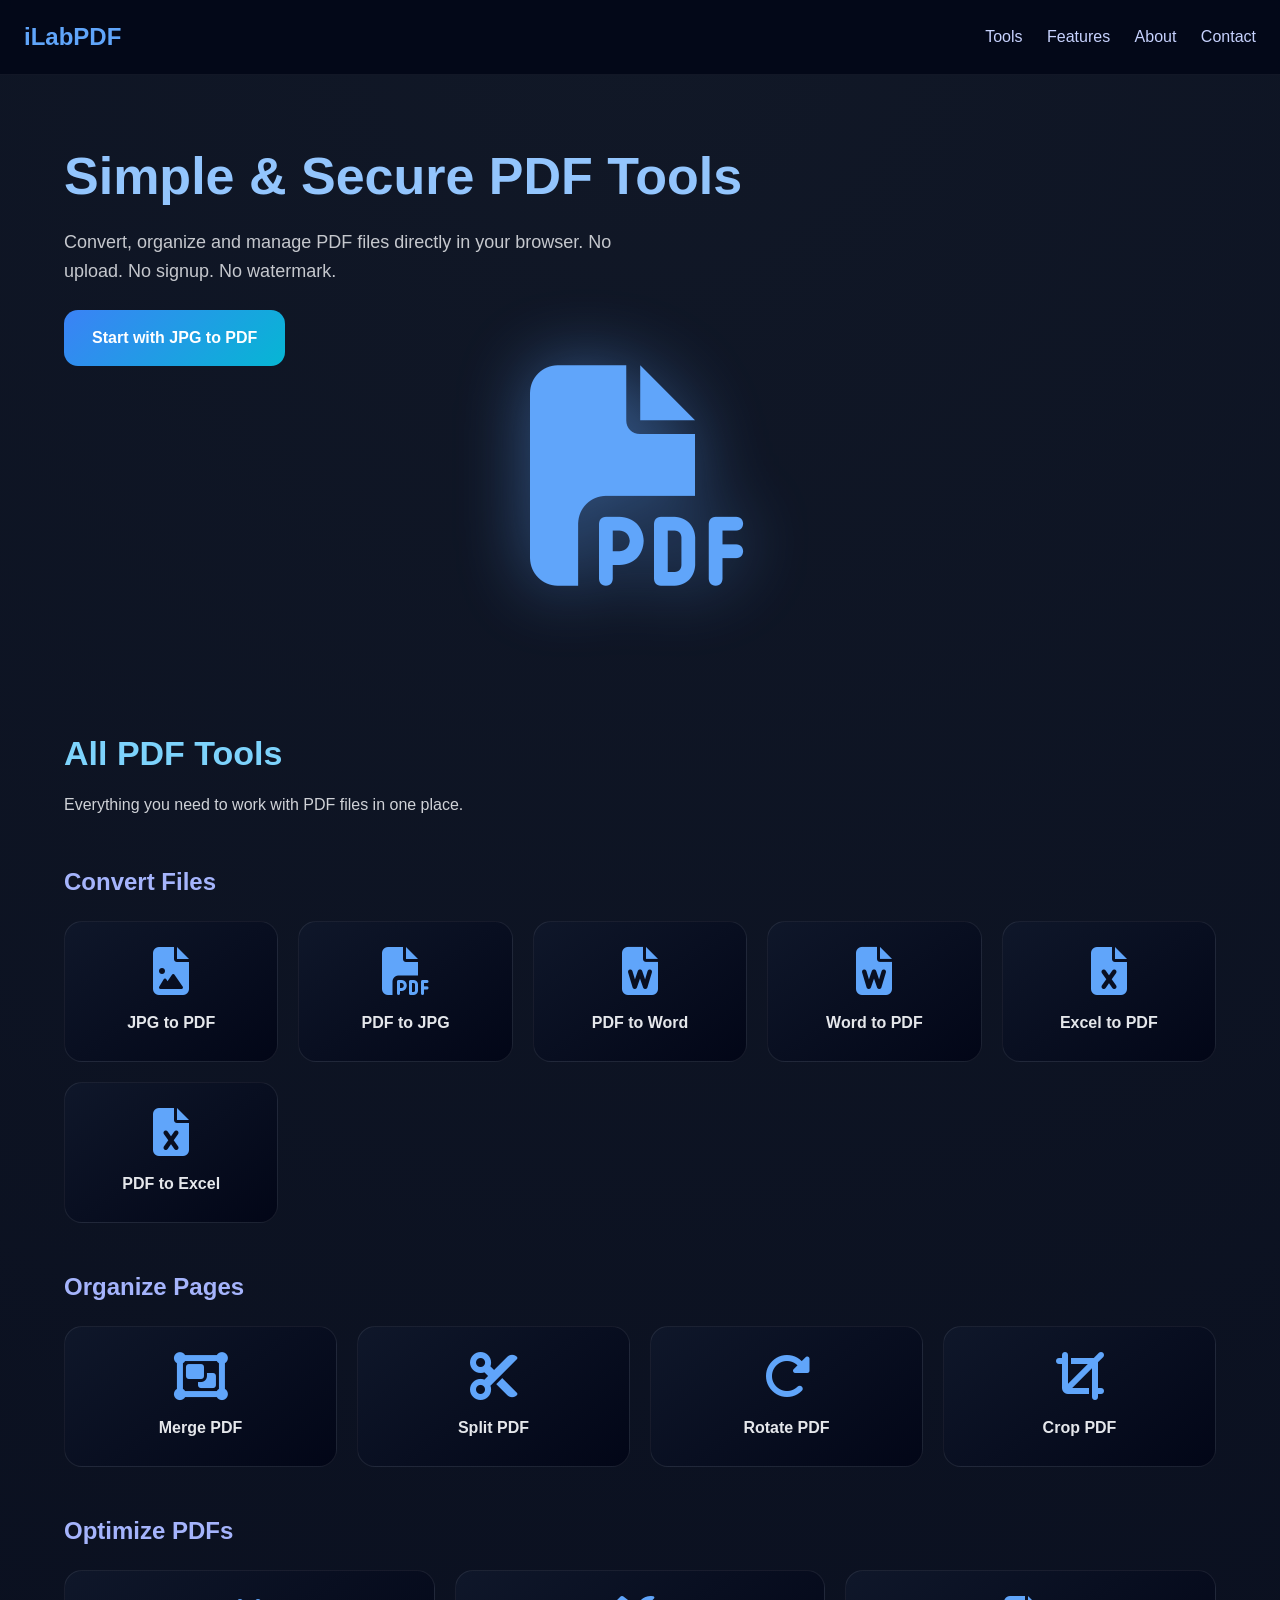
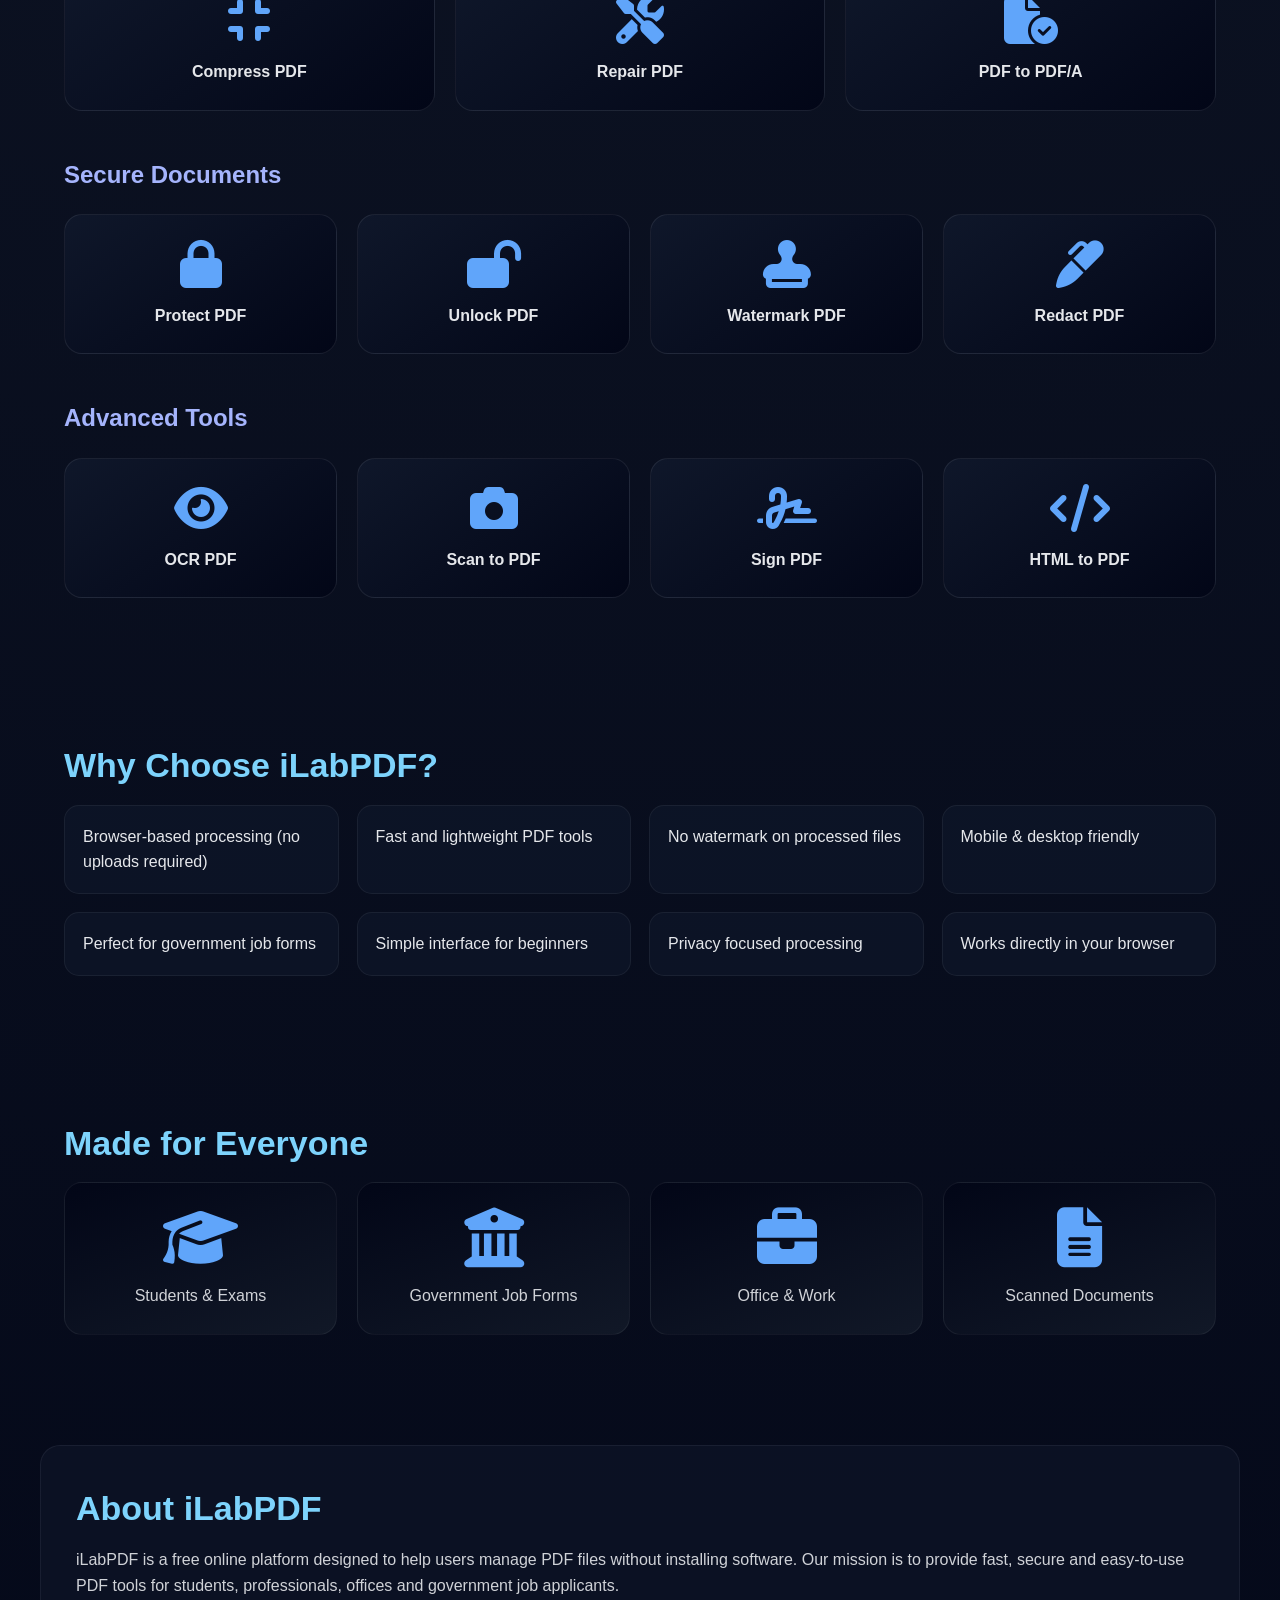
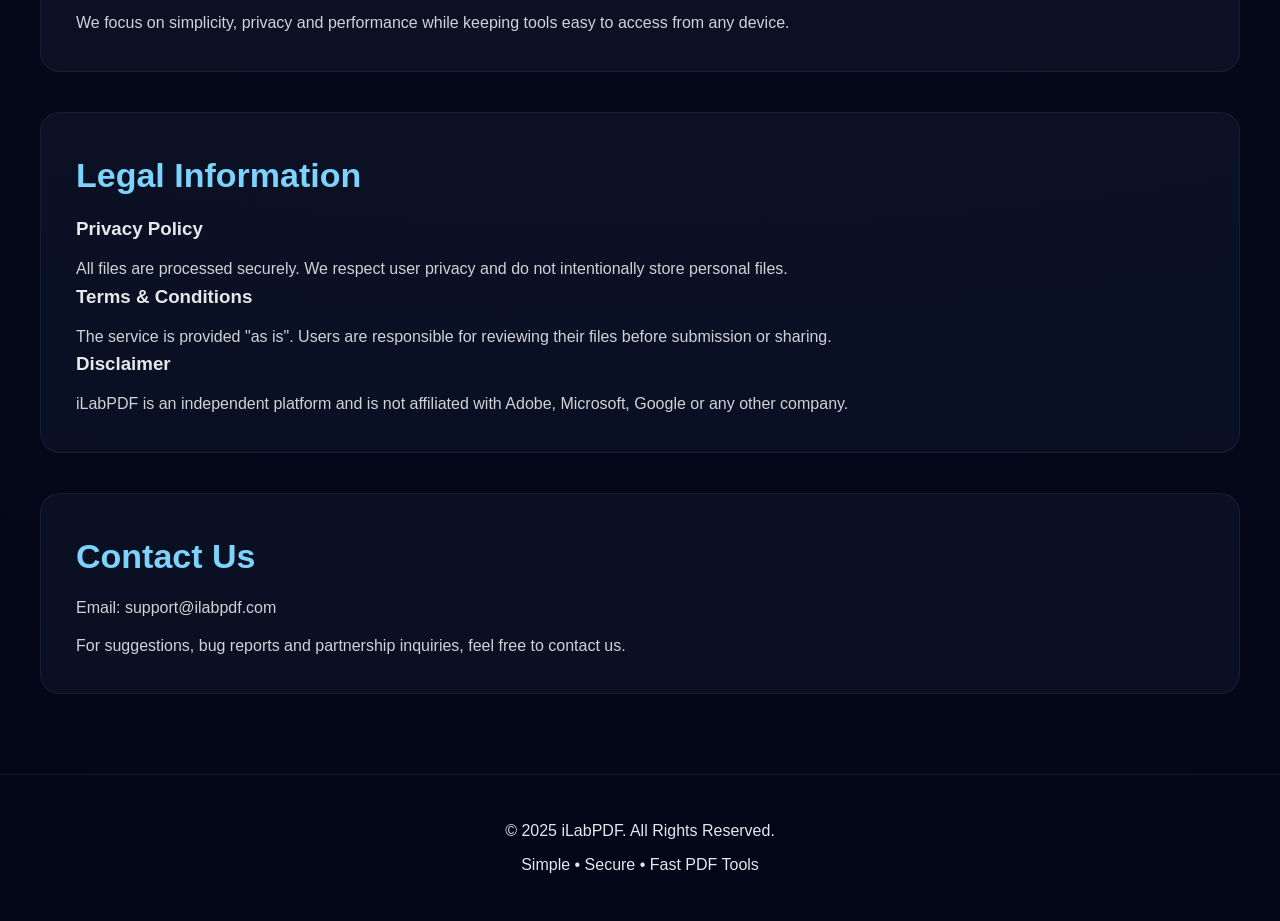
<file: index.html>
<!DOCTYPE html>

<html lang="en">
<head>
<meta charset="UTF-8">
<meta name="viewport" content="width=device-width, initial-scale=1.0">

<title>iLabPDF – Simple & Secure PDF Tools</title>

<meta name="description" content="iLabPDF offers simple, secure and browser-based PDF tools for students, professionals and government job forms.">
<meta name="keywords" content="pdf tools, jpg to pdf, pdf converter, govt job pdf, ilabpdf">
<meta name="author" content="iLabPDF">

<link rel="stylesheet" href="style.css">

<link rel="stylesheet"
href="https://cdnjs.cloudflare.com/ajax/libs/font-awesome/6.5.1/css/all.min.css">

</head>

<body>

<header>
<div class="logo">iLabPDF</div>

<nav class="main-nav">
<a href="#tools">Tools</a>
<a href="#features">Features</a>
<a href="#about">About</a>
<a href="#contact">Contact</a>
</nav>
</header>

<section class="hero">

<div class="hero-text">
<h1>Simple & Secure PDF Tools</h1>

<p>
Convert, organize and manage PDF files directly in your browser.
No upload. No signup. No watermark.
</p>

<a href="#tools" class="primary-btn">
Start with JPG to PDF
</a>

</div>

<div class="hero-image">
<i class="fa-solid fa-file-pdf hero-main-icon"></i>
</div>

</section>

<section id="tools" class="tools-section">

<h2>All PDF Tools</h2>

<p>
Everything you need to work with PDF files in one place.
</p>

<!-- CONVERT FILES -->

<div class="tool-category">

<h3>Convert Files</h3>

<div class="tool-grid">

<div class="tool-card">
<i class="fa-solid fa-file-image tool-icon"></i>
<span>JPG to PDF</span>
</div>

<div class="tool-card">
<i class="fa-solid fa-file-pdf tool-icon"></i>
<span>PDF to JPG</span>
</div>

<div class="tool-card">
<i class="fa-solid fa-file-word tool-icon"></i>
<span>PDF to Word</span>
</div>

<div class="tool-card">
<i class="fa-solid fa-file-word tool-icon"></i>
<span>Word to PDF</span>
</div>

<div class="tool-card">
<i class="fa-solid fa-file-excel tool-icon"></i>
<span>Excel to PDF</span>
</div>

<div class="tool-card">
<i class="fa-solid fa-file-excel tool-icon"></i>
<span>PDF to Excel</span>
</div>

</div>
</div>

<!-- ORGANIZE -->

<div class="tool-category">

<h3>Organize Pages</h3>

<div class="tool-grid">

<div class="tool-card">
<i class="fa-solid fa-object-group tool-icon"></i>
<span>Merge PDF</span>
</div>

<div class="tool-card">
<i class="fa-solid fa-scissors tool-icon"></i>
<span>Split PDF</span>
</div>

<div class="tool-card">
<i class="fa-solid fa-rotate-right tool-icon"></i>
<span>Rotate PDF</span>
</div>

<div class="tool-card">
<i class="fa-solid fa-crop tool-icon"></i>
<span>Crop PDF</span>
</div>

</div>
</div>

<!-- OPTIMIZE -->

<div class="tool-category">

<h3>Optimize PDFs</h3>

<div class="tool-grid">

<div class="tool-card">
<i class="fa-solid fa-compress tool-icon"></i>
<span>Compress PDF</span>
</div>

<div class="tool-card">
<i class="fa-solid fa-screwdriver-wrench tool-icon"></i>
<span>Repair PDF</span>
</div>

<div class="tool-card">
<i class="fa-solid fa-file-circle-check tool-icon"></i>
<span>PDF to PDF/A</span>
</div>

</div>
</div>

<!-- SECURITY -->

<div class="tool-category">

<h3>Secure Documents</h3>

<div class="tool-grid">

<div class="tool-card">
<i class="fa-solid fa-lock tool-icon"></i>
<span>Protect PDF</span>
</div>

<div class="tool-card">
<i class="fa-solid fa-lock-open tool-icon"></i>
<span>Unlock PDF</span>
</div>

<div class="tool-card">
<i class="fa-solid fa-stamp tool-icon"></i>
<span>Watermark PDF</span>
</div>

<div class="tool-card">
<i class="fa-solid fa-marker tool-icon"></i>
<span>Redact PDF</span>
</div>

</div>
</div>

<!-- ADVANCED -->

<div class="tool-category">

<h3>Advanced Tools</h3>

<div class="tool-grid">

<div class="tool-card">
<i class="fa-solid fa-eye tool-icon"></i>
<span>OCR PDF</span>
</div>

<div class="tool-card">
<i class="fa-solid fa-camera tool-icon"></i>
<span>Scan to PDF</span>
</div>

<div class="tool-card">
<i class="fa-solid fa-signature tool-icon"></i>
<span>Sign PDF</span>
</div>

<div class="tool-card">
<i class="fa-solid fa-code tool-icon"></i>
<span>HTML to PDF</span>
</div>

</div>
</div>

</section>
<!-- ================= FEATURES ================= -->

<section id="features" class="features-section">

<h2>Why Choose iLabPDF?</h2>

<ul class="features-list">
<li>Browser-based processing (no uploads required)</li>
<li>Fast and lightweight PDF tools</li>
<li>No watermark on processed files</li>
<li>Mobile & desktop friendly</li>
<li>Perfect for government job forms</li>
<li>Simple interface for beginners</li>
<li>Privacy focused processing</li>
<li>Works directly in your browser</li>
</ul>

</section>

<!-- ================= USE CASES ================= -->

<section class="use-cases">

<h2>Made for Everyone</h2>

<div class="use-grid">

<div class="use-card">
<i class="fa-solid fa-graduation-cap use-icon"></i>
<p>Students & Exams</p>
</div>

<div class="use-card">
<i class="fa-solid fa-building-columns use-icon"></i>
<p>Government Job Forms</p>
</div>

<div class="use-card">
<i class="fa-solid fa-briefcase use-icon"></i>
<p>Office & Work</p>
</div>

<div class="use-card">
<i class="fa-solid fa-file-lines use-icon"></i>
<p>Scanned Documents</p>
</div>

</div>

</section>

<!-- ================= ABOUT ================= -->

<section id="about" class="about-section">

<h2>About iLabPDF</h2>

<p>
iLabPDF is a free online platform designed to help users manage PDF files
without installing software. Our mission is to provide fast, secure and
easy-to-use PDF tools for students, professionals, offices and government
job applicants.
</p>

<p>
We focus on simplicity, privacy and performance while keeping tools easy
to access from any device.
</p>

</section>

<!-- ================= LEGAL ================= -->

<section class="legal-section">

<h2>Legal Information</h2>

<h3>Privacy Policy</h3>

<p>
All files are processed securely. We respect user privacy and do not
intentionally store personal files.
</p>

<h3>Terms & Conditions</h3>

<p>
The service is provided "as is". Users are responsible for reviewing
their files before submission or sharing.
</p>

<h3>Disclaimer</h3>

<p>
iLabPDF is an independent platform and is not affiliated with Adobe,
Microsoft, Google or any other company.
</p>

</section>

<!-- ================= CONTACT ================= -->

<section id="contact" class="contact-section">

<h2>Contact Us</h2>

<p>Email: support@ilabpdf.com</p>

<p>
For suggestions, bug reports and partnership inquiries, feel free to
contact us.
</p>

</section>

<!-- ================= FOOTER ================= -->

<footer>

<p>© 2025 iLabPDF. All Rights Reserved.</p>

<p>
Simple • Secure • Fast PDF Tools
</p>

</footer>


</body>
</html>
</file>
<file: style.css>
*{
margin:0;
padding:0;
box-sizing:border-box;
}

body{
font-family:"Segoe UI",Arial,sans-serif;
background:radial-gradient(circle at top,#111827,#020617);
color:#e5e7eb;
line-height:1.6;
}

/* HEADER */

header{
display:flex;
justify-content:space-between;
align-items:center;
padding:18px 24px;
background:rgba(2,6,23,.85);
backdrop-filter:blur(10px);
position:sticky;
top:0;
z-index:1000;
border-bottom:1px solid rgba(255,255,255,.06);
}

.logo{
font-size:24px;
font-weight:700;
color:#60a5fa;
}

.main-nav a{
color:#c7d2fe;
margin-left:20px;
text-decoration:none;
font-weight:500;
transition:.3s;
}

.main-nav a:hover

/* HERO */

.hero{
display:grid;
grid-template-columns:1fr 1fr;
gap:40px;
padding:80px 24px;
max-width:1200px;
margin:auto;
align-items:center;
}

.hero-text h1{
font-size:52px;
line-height:1.2;
margin-bottom:20px;
color:#93c5fd;
}

.hero-text p{
font-size:18px;
opacity:.85;
max-width:600px;
}

.primary-btn{
display:inline-block;
margin-top:25px;
padding:15px 28px;
background:linear-gradient(
135deg,
#3b82f6,
#06b6d4
);
color:#fff;
text-decoration:none;
border-radius:14px;
font-weight:600;
transition:.3s;
}

.primary-btn:hover{
transform:translateY(-3px);
box-shadow:0 12px 25px rgba(59,130,246,.35);
}

/* HERO IMAGE */

.hero-image{
display:flex;
justify-content:center;
align-items:center;
}

.hero-main-icon{
font-size:220px;
color:#60a5fa;
filter:drop-shadow(
0 0 35px rgba(96,165,250,.45)
);
animation:float 4s ease-in-out infinite;
}

@keyframes float{

```
0%{
    transform:translateY(0);
}

50%{
    transform:translateY(-15px);
}

100%{
    transform:translateY(0);
}
```

}

/* GENERAL SECTION */

section{
padding:70px 24px;
max-width:1200px;
margin:auto;
}

section h2{
font-size:34px;
margin-bottom:12px;
color:#7dd3fc;
}

section p{
opacity:.9;
}
/* ================= TOOLS ================= */

.tool-category{
margin-top:45px;
}

.tool-category h3{
color:#a5b4fc;
margin-bottom:20px;
font-size:24px;
}

.tool-grid{
display:grid;
grid-template-columns:repeat(auto-fit,minmax(180px,1fr));
gap:20px;
}

.tool-card{
background:linear-gradient(
145deg,
#0f172a,
#020617
);
border:1px solid rgba(255,255,255,.08);
border-radius:18px;
padding:25px 16px;
text-align:center;
cursor:pointer;
position:relative;
overflow:hidden;
transition:.3s;
}

.tool-card::before{
content:"";
position:absolute;
top:0;
left:-100%;
width:100%;
height:100%;
background:linear-gradient(
90deg,
transparent,
rgba(255,255,255,.08),
transparent
);
transition:.6s;
}

.tool-card:hover::before{
left:100%;
}

.tool-card:hover{
transform:translateY(-8px);
box-shadow:0 20px 40px rgba(0,0,0,.45);
}

.tool-icon{
font-size:48px;
color:#60a5fa;
margin-bottom:15px;
display:block;
transition:.3s;
}

.tool-card:hover .tool-icon{
transform:scale(1.15);
color:#38bdf8;
}

.tool-card span{
font-weight:600;
display:block;
}

/* ================= FEATURES ================= */

.features-list{
list-style:none;
padding:0;
display:grid;
grid-template-columns:
repeat(auto-fit,minmax(250px,1fr));
gap:18px;
}

.features-list li{
background:rgba(15,23,42,.7);
border:1px solid rgba(255,255,255,.06);
padding:18px;
border-radius:15px;
}

/* ================= USE CASES ================= */

.use-grid{
display:grid;
grid-template-columns:
repeat(auto-fit,minmax(220px,1fr));
gap:20px;
}

.use-card{
background:linear-gradient(
160deg,
#020617,
#111827
);
border-radius:18px;
padding:25px;
text-align:center;
border:1px solid rgba(255,255,255,.06);
transition:.3s;
}

.use-card:hover{
transform:translateY(-6px);
}

.use-icon{
font-size:60px;
color:#60a5fa;
margin-bottom:15px;
display:block;
}

/* ================= ABOUT / LEGAL / CONTACT ================= */

.about-section,
.legal-section,
.contact-section{
background:rgba(15,23,42,.6);
border-radius:20px;
padding:35px;
margin-top:40px;
border:1px solid rgba(255,255,255,.06);
}

.about-section p,
.legal-section p,
.contact-section p{
margin-top:12px;
}

/* ================= FOOTER ================= */

footer{
margin-top:80px;
padding:35px;
text-align:center;
background:#020617;
border-top:1px solid rgba(255,255,255,.08);
}

footer p{
margin:8px 0;
}

/* ================= SCROLLBAR ================= */

::-webkit-scrollbar{
width:10px;
}

::-webkit-scrollbar-track{
background:#020617;
}

::-webkit-scrollbar-thumb{
background:#3b82f6;
border-radius:20px;
}

/* ================= MOBILE ================= */

@media (max-width:768px){

```
.hero{
    grid-template-columns:1fr;
    text-align:center;
    padding:60px 20px;
}

.hero-text h1{
    font-size:38px;
}

.hero-text p{
    margin:auto;
}

.hero-main-icon{
    font-size:140px;
    margin-top:20px;
}

header{
    flex-direction:column;
    gap:12px;
}

.main-nav a{
    margin:0 8px;
}

section{
    padding:50px 20px;
}
```

}
/* ===============================
   JPG TO PDF TOOL UPDATES
================================ */

#imageInput{
  cursor:pointer;
}

#preview{
  margin-top:20px;
  text-align:center;
}

#preview img{
  max-width:100%;
  border-radius:12px;
  margin-bottom:12px;
  border:1px solid rgba(255,255,255,.08);
}

#status{
  margin-top:15px;
  text-align:center;
  color:#60a5fa;
  font-weight:600;
}

#downloadBtn{
  margin-top:15px;
}

.container{
  max-width:500px;
}

.container h1{
  color:#ffffff;
}

.container h1::before{
  content:"📄 ";
}

.extra-content{
  max-width:900px;
  margin:70px auto 0;
  padding:0 20px;
}

.extra-content h2{
  color:#fff;
  margin-bottom:20px;
}

.extra-content p{
  text-align:left;
  line-height:1.8;
  color:#cbd5e1;
  margin-bottom:18px;
}

/* PDF STYLE BUTTON */

#compressBtn{
  background:linear-gradient(
    135deg,
    #ef4444,
    #dc2626
  );
}

#compressBtn:hover{
  box-shadow:
  0 12px 30px rgba(239,68,68,.35);
}

/* MOBILE */

@media(max-width:600px){

  body{
    padding:15px;
  }

  .container{
    padding:22px;
  }

  .container h1{
    font-size:22px;
  }

  .seo-section h2,
  .faq-section h2,
  .extra-content h2{
    font-size:24px;
  }
}
</file>
